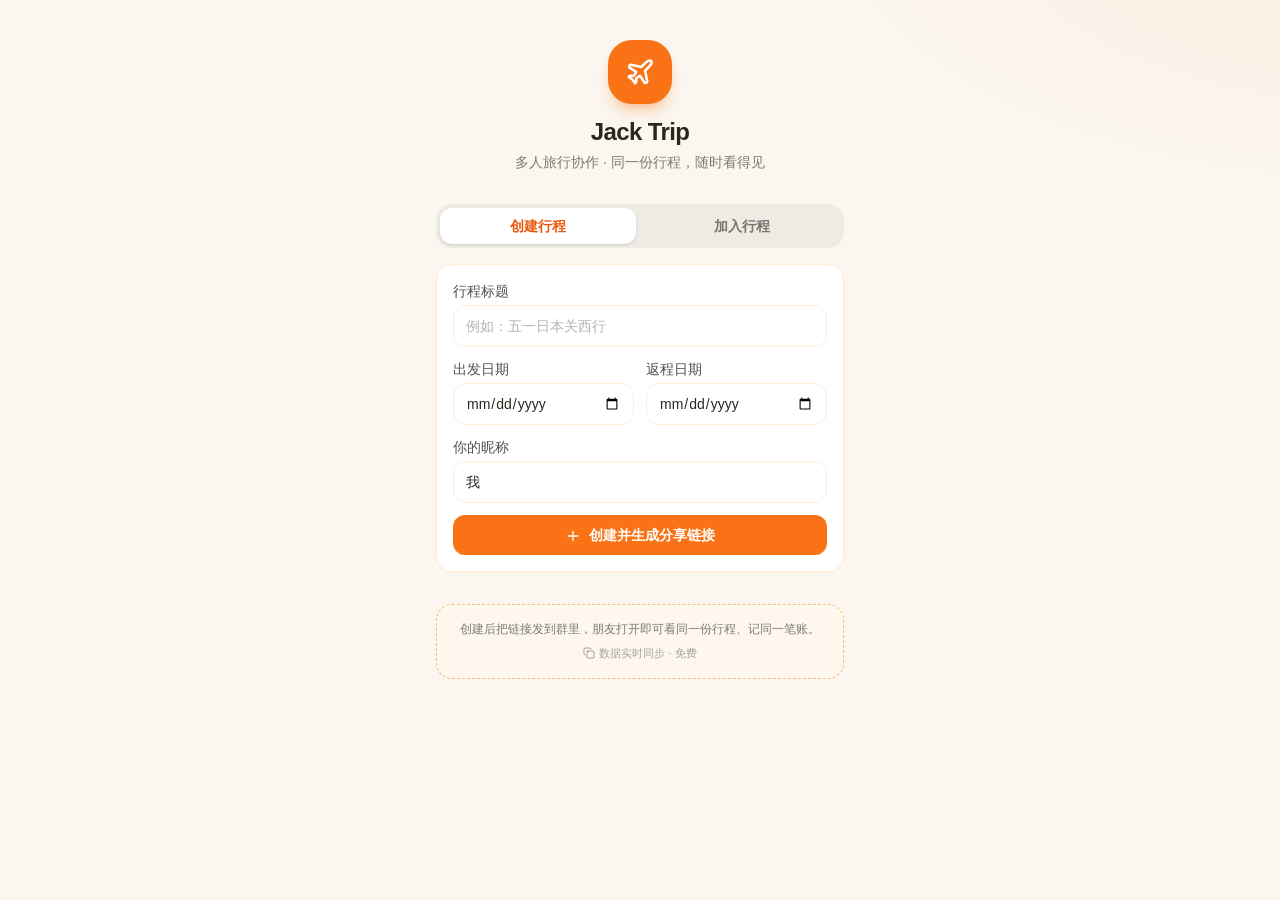
<file: index.html>
<!doctype html>
<html lang="zh-CN">
  <head>
    <meta charset="UTF-8" />
    <link rel="icon" href="data:image/svg+xml,%3Csvg xmlns='http://www.w3.org/2000/svg' viewBox='0 0 100 100'%3E%3Ctext y='.9em' font-size='90'%3E%E2%9C%88%EF%B8%8F%3C/text%3E%3C/svg%3E" />
    <meta name="viewport" content="width=device-width, initial-scale=1.0, viewport-fit=cover" />
    <meta name="theme-color" content="#F97316" />
    <title>Jack Trip · 多人旅行协作</title>
    <script type="module" crossorigin src="/assets/index-C3wE433u.js"></script>
    <link rel="stylesheet" crossorigin href="/assets/index-COjcPN21.css">
  </head>
  <body>
    <div id="root"></div>
  </body>
</html>
</file>
<file: assets/index-COjcPN21.css>
/*! tailwindcss v4.3.3 | MIT License | https://tailwindcss.com */@layer properties{@supports (((-webkit-hyphens:none)) and (not (margin-trim:inline))) or ((-moz-orient:inline) and (not (color:rgb(from red r g b)))){*,:before,:after,::backdrop{--tw-scale-x:1;--tw-scale-y:1;--tw-scale-z:1;--tw-space-y-reverse:0;--tw-border-style:solid;--tw-font-weight:initial;--tw-tracking:initial;--tw-shadow:0 0 #0000;--tw-shadow-color:initial;--tw-shadow-alpha:100%;--tw-inset-shadow:0 0 #0000;--tw-inset-shadow-color:initial;--tw-inset-shadow-alpha:100%;--tw-ring-color:initial;--tw-ring-shadow:0 0 #0000;--tw-inset-ring-color:initial;--tw-inset-ring-shadow:0 0 #0000;--tw-ring-inset:initial;--tw-ring-offset-width:0px;--tw-ring-offset-color:#fff;--tw-ring-offset-shadow:0 0 #0000;--tw-outline-style:solid;--tw-blur:initial;--tw-brightness:initial;--tw-contrast:initial;--tw-grayscale:initial;--tw-hue-rotate:initial;--tw-invert:initial;--tw-opacity:initial;--tw-saturate:initial;--tw-sepia:initial;--tw-drop-shadow:initial;--tw-drop-shadow-color:initial;--tw-drop-shadow-alpha:100%;--tw-drop-shadow-size:initial;--tw-backdrop-blur:initial;--tw-backdrop-brightness:initial;--tw-backdrop-contrast:initial;--tw-backdrop-grayscale:initial;--tw-backdrop-hue-rotate:initial;--tw-backdrop-invert:initial;--tw-backdrop-opacity:initial;--tw-backdrop-saturate:initial;--tw-backdrop-sepia:initial}}}@layer theme{:root,:host{--font-sans:"Inter", -apple-system, BlinkMacSystemFont, "Segoe UI", "PingFang SC", "Hiragino Sans GB", "Microsoft YaHei", "Helvetica Neue", Helvetica, Arial, sans-serif;--font-mono:ui-monospace, SFMono-Regular, Menlo, Monaco, Consolas, "Liberation Mono", "Courier New", monospace;--color-amber-50:oklch(98.7% .022 95.277);--color-amber-100:oklch(96.2% .059 95.617);--color-amber-500:oklch(76.9% .188 70.08);--color-amber-600:oklch(66.6% .179 58.318);--color-amber-700:oklch(55.5% .163 48.998);--color-amber-800:oklch(47.3% .137 46.201);--color-emerald-50:oklch(97.9% .021 166.113);--color-emerald-600:oklch(59.6% .145 163.225);--color-emerald-700:oklch(50.8% .118 165.612);--color-sky-50:oklch(97.7% .013 236.62);--color-sky-700:oklch(50% .134 242.749);--color-violet-50:oklch(96.9% .016 293.756);--color-violet-600:oklch(54.1% .281 293.009);--color-violet-700:oklch(49.1% .27 292.581);--color-rose-50:oklch(96.9% .015 12.422);--color-rose-400:oklch(71.2% .194 13.428);--color-rose-600:oklch(58.6% .253 17.585);--color-rose-700:oklch(51.4% .222 16.935);--color-black:#000;--color-white:#fff;--spacing:.25rem;--container-md:28rem;--container-2xl:42rem;--text-xs:.75rem;--text-xs--line-height:calc(1 / .75);--text-sm:.875rem;--text-sm--line-height:calc(1.25 / .875);--text-lg:1.125rem;--text-lg--line-height:calc(1.75 / 1.125);--text-xl:1.25rem;--text-xl--line-height:calc(1.75 / 1.25);--text-2xl:1.5rem;--text-2xl--line-height:calc(2 / 1.5);--text-4xl:2.25rem;--text-4xl--line-height:calc(2.5 / 2.25);--font-weight-medium:500;--font-weight-semibold:600;--font-weight-bold:700;--font-weight-extrabold:800;--tracking-tight:-.025em;--radius-lg:.5rem;--radius-xl:.75rem;--radius-2xl:1rem;--radius-3xl:1.5rem;--animate-spin:spin 1s linear infinite;--blur-md:12px;--default-transition-duration:.15s;--default-transition-timing-function:cubic-bezier(.4, 0, .2, 1);--default-font-family:var(--font-sans);--default-mono-font-family:var(--font-mono);--color-ink:#2b2620;--color-cream:#fbf7f0;--color-brand-50:#fff7ed;--color-brand-100:#ffedd5;--color-brand-200:#fed7aa;--color-brand-300:#fdba74;--color-brand-400:#fb923c;--color-brand-500:#f97316;--color-brand-600:#ea580c;--color-brand-700:#c2410c}}@layer base{*,:after,:before,::backdrop{box-sizing:border-box;border:0 solid;margin:0;padding:0}::file-selector-button{box-sizing:border-box;border:0 solid;margin:0;padding:0}html,:host{-webkit-text-size-adjust:100%;-moz-tab-size:4;tab-size:4;line-height:1.5;font-family:var(--default-font-family,-apple-system, BlinkMacSystemFont, "Segoe UI", Roboto, "Helvetica Neue", "Noto Sans", Arial, sans-serif, "Apple Color Emoji", "Segoe UI Emoji", "Segoe UI Symbol", "Noto Color Emoji");font-feature-settings:var(--default-font-feature-settings,normal);font-variation-settings:var(--default-font-variation-settings,normal);-webkit-tap-highlight-color:transparent}hr{height:0;color:inherit;border-top-width:1px}abbr:where([title]){-webkit-text-decoration:underline dotted;text-decoration:underline dotted}h1,h2,h3,h4,h5,h6{font-size:inherit;font-weight:inherit}a{color:inherit;-webkit-text-decoration:inherit;text-decoration:inherit}b,strong{font-weight:bolder}code,kbd,samp,pre{font-family:var(--default-mono-font-family,ui-monospace, SFMono-Regular, Menlo, Monaco, Consolas, "Liberation Mono", "Courier New", monospace);font-feature-settings:var(--default-mono-font-feature-settings,normal);font-variation-settings:var(--default-mono-font-variation-settings,normal);font-size:1em}small{font-size:80%}sub,sup{vertical-align:baseline;font-size:75%;line-height:0;position:relative}sub{bottom:-.25em}sup{top:-.5em}table{text-indent:0;border-color:inherit;border-collapse:collapse}:-moz-focusring:where(:not(iframe)){outline:auto}progress{vertical-align:baseline}summary{display:list-item}ol,ul,menu{list-style:none}img,svg,video,canvas,audio,iframe,embed,object{vertical-align:middle;display:block}img,video{max-width:100%;height:auto}button,input,select,optgroup,textarea{font:inherit;font-feature-settings:inherit;font-variation-settings:inherit;letter-spacing:inherit;color:inherit;opacity:1;background-color:#0000;border-radius:0}::file-selector-button{font:inherit;font-feature-settings:inherit;font-variation-settings:inherit;letter-spacing:inherit;color:inherit;opacity:1;background-color:#0000;border-radius:0}:where(select:is([multiple],[size])) optgroup{font-weight:bolder}:where(select:is([multiple],[size])) optgroup option{padding-inline-start:20px}::file-selector-button{margin-inline-end:4px}::placeholder{opacity:1}@supports (not ((-webkit-appearance:-apple-pay-button))) or (contain-intrinsic-size:1px){::placeholder{color:currentColor}@supports (color:color-mix(in lab,red,red)){::placeholder{color:color-mix(in oklab,currentcolor 50%,transparent)}}}textarea{resize:vertical}::-webkit-search-decoration{-webkit-appearance:none}::-webkit-date-and-time-value{min-height:1lh;text-align:inherit}::-webkit-datetime-edit{display:inline-flex}::-webkit-datetime-edit-fields-wrapper{padding:0}::-webkit-datetime-edit{padding-block:0}::-webkit-datetime-edit-year-field{padding-block:0}::-webkit-datetime-edit-month-field{padding-block:0}::-webkit-datetime-edit-day-field{padding-block:0}::-webkit-datetime-edit-hour-field{padding-block:0}::-webkit-datetime-edit-minute-field{padding-block:0}::-webkit-datetime-edit-second-field{padding-block:0}::-webkit-datetime-edit-millisecond-field{padding-block:0}::-webkit-datetime-edit-meridiem-field{padding-block:0}::-webkit-calendar-picker-indicator{line-height:1}:-moz-ui-invalid{box-shadow:none}button,input:where([type=button],[type=reset],[type=submit]){-webkit-appearance:button;-moz-appearance:button;appearance:button}::file-selector-button{-webkit-appearance:button;-moz-appearance:button;appearance:button}::-webkit-inner-spin-button{height:auto}::-webkit-outer-spin-button{height:auto}[hidden]:where(:not([hidden=until-found])){display:none!important}}@layer components;@layer utilities{.absolute{position:absolute}.fixed{position:fixed}.relative{position:relative}.sticky{position:sticky}.inset-0{top:0;right:0;bottom:0;left:0}.inset-x-0{inset-inline:0}.top-0{top:0}.top-2{top:calc(var(--spacing) * 2)}.top-4{top:calc(var(--spacing) * 4)}.right-4{right:calc(var(--spacing) * 4)}.bottom-0{bottom:0}.bottom-2{bottom:calc(var(--spacing) * 2)}.bottom-20{bottom:calc(var(--spacing) * 20)}.-left-\[14px\]{left:-14px}.left-\[7px\]{left:7px}.z-10{z-index:10}.z-20{z-index:20}.z-30{z-index:30}.z-40{z-index:40}.z-50{z-index:50}.mx-auto{margin-inline:auto}.mt-0\.5{margin-top:calc(var(--spacing) * .5)}.mt-1{margin-top:var(--spacing)}.mt-2{margin-top:calc(var(--spacing) * 2)}.mt-3{margin-top:calc(var(--spacing) * 3)}.mt-8{margin-top:calc(var(--spacing) * 8)}.mr-1{margin-right:var(--spacing)}.mb-1{margin-bottom:var(--spacing)}.mb-2{margin-bottom:calc(var(--spacing) * 2)}.mb-3{margin-bottom:calc(var(--spacing) * 3)}.mb-4{margin-bottom:calc(var(--spacing) * 4)}.mb-5{margin-bottom:calc(var(--spacing) * 5)}.mb-6{margin-bottom:calc(var(--spacing) * 6)}.mb-8{margin-bottom:calc(var(--spacing) * 8)}.ml-auto{margin-left:auto}.block{display:block}.flex{display:flex}.grid{display:grid}.hidden{display:none}.inline{display:inline}.inline-flex{display:inline-flex}.table{display:table}.h-2{height:calc(var(--spacing) * 2)}.h-3{height:calc(var(--spacing) * 3)}.h-5{height:calc(var(--spacing) * 5)}.h-6{height:calc(var(--spacing) * 6)}.h-8{height:calc(var(--spacing) * 8)}.h-9{height:calc(var(--spacing) * 9)}.h-14{height:calc(var(--spacing) * 14)}.h-16{height:calc(var(--spacing) * 16)}.h-full{height:100%}.max-h-\[90vh\]{max-height:90vh}.min-h-screen{min-height:100vh}.\!w-24{width:calc(var(--spacing) * 24)!important}.w-3{width:calc(var(--spacing) * 3)}.w-5{width:calc(var(--spacing) * 5)}.w-6{width:calc(var(--spacing) * 6)}.w-8{width:calc(var(--spacing) * 8)}.w-9{width:calc(var(--spacing) * 9)}.w-14{width:calc(var(--spacing) * 14)}.w-16{width:calc(var(--spacing) * 16)}.w-full{width:100%}.w-px{width:1px}.max-w-2xl{max-width:var(--container-2xl)}.max-w-md{max-width:var(--container-md)}.min-w-0{min-width:0}.flex-1{flex:1}.shrink-0{flex-shrink:0}.scale-110{--tw-scale-x:110%;--tw-scale-y:110%;--tw-scale-z:110%;scale:var(--tw-scale-x) var(--tw-scale-y)}.animate-spin{animation:var(--animate-spin)}.cursor-pointer{cursor:pointer}.grid-cols-2{grid-template-columns:repeat(2,minmax(0,1fr))}.flex-col{flex-direction:column}.flex-wrap{flex-wrap:wrap}.items-center{align-items:center}.items-end{align-items:flex-end}.items-start{align-items:flex-start}.items-stretch{align-items:stretch}.justify-around{justify-content:space-around}.justify-between{justify-content:space-between}.justify-center{justify-content:center}.gap-0\.5{gap:calc(var(--spacing) * .5)}.gap-1{gap:var(--spacing)}.gap-1\.5{gap:calc(var(--spacing) * 1.5)}.gap-2{gap:calc(var(--spacing) * 2)}.gap-3{gap:calc(var(--spacing) * 3)}:where(.space-y-2>:not(:last-child)){--tw-space-y-reverse:0;margin-block-start:calc(calc(var(--spacing) * 2) * var(--tw-space-y-reverse));margin-block-end:calc(calc(var(--spacing) * 2) * calc(1 - var(--tw-space-y-reverse)))}:where(.space-y-6>:not(:last-child)){--tw-space-y-reverse:0;margin-block-start:calc(calc(var(--spacing) * 6) * var(--tw-space-y-reverse));margin-block-end:calc(calc(var(--spacing) * 6) * calc(1 - var(--tw-space-y-reverse)))}.truncate{text-overflow:ellipsis;white-space:nowrap;overflow:hidden}.overflow-hidden{overflow:hidden}.overflow-y-auto{overflow-y:auto}.rounded{border-radius:.25rem}.rounded-2xl{border-radius:var(--radius-2xl)}.rounded-3xl{border-radius:var(--radius-3xl)}.rounded-full{border-radius:3.40282e38px}.rounded-lg{border-radius:var(--radius-lg)}.rounded-xl{border-radius:var(--radius-xl)}.rounded-t-3xl{border-top-left-radius:var(--radius-3xl);border-top-right-radius:var(--radius-3xl)}.border{border-style:var(--tw-border-style);border-width:1px}.border-2{border-style:var(--tw-border-style);border-width:2px}.border-t{border-top-style:var(--tw-border-style);border-top-width:1px}.border-b{border-bottom-style:var(--tw-border-style);border-bottom-width:1px}.border-dashed{--tw-border-style:dashed;border-style:dashed}.border-brand-100{border-color:var(--color-brand-100)}.border-brand-300{border-color:var(--color-brand-300)}.border-brand-500{border-color:var(--color-brand-500)}.border-ink\/20{border-color:#2b262033}@supports (color:color-mix(in lab,red,red)){.border-ink\/20{border-color:color-mix(in oklab,var(--color-ink) 20%,transparent)}}.border-white{border-color:var(--color-white)}.bg-amber-50{background-color:var(--color-amber-50)}.bg-amber-100{background-color:var(--color-amber-100)}.bg-black\/5{background-color:#0000000d}@supports (color:color-mix(in lab,red,red)){.bg-black\/5{background-color:color-mix(in oklab,var(--color-black) 5%,transparent)}}.bg-brand-50{background-color:var(--color-brand-50)}.bg-brand-50\/60{background-color:#fff7ed99}@supports (color:color-mix(in lab,red,red)){.bg-brand-50\/60{background-color:color-mix(in oklab,var(--color-brand-50) 60%,transparent)}}.bg-brand-100{background-color:var(--color-brand-100)}.bg-brand-200{background-color:var(--color-brand-200)}.bg-brand-500{background-color:var(--color-brand-500)}.bg-cream{background-color:var(--color-cream)}.bg-cream\/90{background-color:#fbf7f0e6}@supports (color:color-mix(in lab,red,red)){.bg-cream\/90{background-color:color-mix(in oklab,var(--color-cream) 90%,transparent)}}.bg-cream\/95{background-color:#fbf7f0f2}@supports (color:color-mix(in lab,red,red)){.bg-cream\/95{background-color:color-mix(in oklab,var(--color-cream) 95%,transparent)}}.bg-emerald-50{background-color:var(--color-emerald-50)}.bg-ink\/40{background-color:#2b262066}@supports (color:color-mix(in lab,red,red)){.bg-ink\/40{background-color:color-mix(in oklab,var(--color-ink) 40%,transparent)}}.bg-rose-50{background-color:var(--color-rose-50)}.bg-sky-50{background-color:var(--color-sky-50)}.bg-violet-50{background-color:var(--color-violet-50)}.bg-white{background-color:var(--color-white)}.\!p-3{padding:calc(var(--spacing) * 3)!important}.\!p-3\.5{padding:calc(var(--spacing) * 3.5)!important}.p-1{padding:var(--spacing)}.p-1\.5{padding:calc(var(--spacing) * 1.5)}.p-3{padding:calc(var(--spacing) * 3)}.p-3\.5{padding:calc(var(--spacing) * 3.5)}.p-4{padding:calc(var(--spacing) * 4)}.p-5{padding:calc(var(--spacing) * 5)}.px-1\.5{padding-inline:calc(var(--spacing) * 1.5)}.px-2{padding-inline:calc(var(--spacing) * 2)}.px-2\.5{padding-inline:calc(var(--spacing) * 2.5)}.px-3{padding-inline:calc(var(--spacing) * 3)}.px-4{padding-inline:calc(var(--spacing) * 4)}.px-5{padding-inline:calc(var(--spacing) * 5)}.px-8{padding-inline:calc(var(--spacing) * 8)}.\!py-1\.5{padding-block:calc(var(--spacing) * 1.5)!important}.\!py-2{padding-block:calc(var(--spacing) * 2)!important}.py-0\.5{padding-block:calc(var(--spacing) * .5)}.py-1{padding-block:var(--spacing)}.py-1\.5{padding-block:calc(var(--spacing) * 1.5)}.py-2{padding-block:calc(var(--spacing) * 2)}.py-2\.5{padding-block:calc(var(--spacing) * 2.5)}.py-3{padding-block:calc(var(--spacing) * 3)}.py-10{padding-block:calc(var(--spacing) * 10)}.py-14{padding-block:calc(var(--spacing) * 14)}.pt-1\.5{padding-top:calc(var(--spacing) * 1.5)}.pt-4{padding-top:calc(var(--spacing) * 4)}.pr-2{padding-right:calc(var(--spacing) * 2)}.pr-3{padding-right:calc(var(--spacing) * 3)}.pb-28{padding-bottom:calc(var(--spacing) * 28)}.pl-0\.5{padding-left:calc(var(--spacing) * .5)}.pl-5{padding-left:calc(var(--spacing) * 5)}.text-center{text-align:center}.text-left{text-align:left}.text-right{text-align:right}.text-2xl{font-size:var(--text-2xl);line-height:var(--tw-leading,var(--text-2xl--line-height))}.text-4xl{font-size:var(--text-4xl);line-height:var(--tw-leading,var(--text-4xl--line-height))}.text-lg{font-size:var(--text-lg);line-height:var(--tw-leading,var(--text-lg--line-height))}.text-sm{font-size:var(--text-sm);line-height:var(--tw-leading,var(--text-sm--line-height))}.text-xl{font-size:var(--text-xl);line-height:var(--tw-leading,var(--text-xl--line-height))}.text-xs{font-size:var(--text-xs);line-height:var(--tw-leading,var(--text-xs--line-height))}.text-\[10px\]{font-size:10px}.text-\[11px\]{font-size:11px}.text-\[15px\]{font-size:15px}.font-bold{--tw-font-weight:var(--font-weight-bold);font-weight:var(--font-weight-bold)}.font-extrabold{--tw-font-weight:var(--font-weight-extrabold);font-weight:var(--font-weight-extrabold)}.font-medium{--tw-font-weight:var(--font-weight-medium);font-weight:var(--font-weight-medium)}.font-semibold{--tw-font-weight:var(--font-weight-semibold);font-weight:var(--font-weight-semibold)}.tracking-tight{--tw-tracking:var(--tracking-tight);letter-spacing:var(--tracking-tight)}.text-amber-500{color:var(--color-amber-500)}.text-amber-600{color:var(--color-amber-600)}.text-amber-700{color:var(--color-amber-700)}.text-amber-800{color:var(--color-amber-800)}.text-brand-500{color:var(--color-brand-500)}.text-brand-600{color:var(--color-brand-600)}.text-brand-700{color:var(--color-brand-700)}.text-emerald-600{color:var(--color-emerald-600)}.text-emerald-700{color:var(--color-emerald-700)}.text-ink{color:var(--color-ink)}.text-ink\/30{color:#2b26204d}@supports (color:color-mix(in lab,red,red)){.text-ink\/30{color:color-mix(in oklab,var(--color-ink) 30%,transparent)}}.text-ink\/40{color:#2b262066}@supports (color:color-mix(in lab,red,red)){.text-ink\/40{color:color-mix(in oklab,var(--color-ink) 40%,transparent)}}.text-ink\/45{color:#2b262073}@supports (color:color-mix(in lab,red,red)){.text-ink\/45{color:color-mix(in oklab,var(--color-ink) 45%,transparent)}}.text-ink\/50{color:#2b262080}@supports (color:color-mix(in lab,red,red)){.text-ink\/50{color:color-mix(in oklab,var(--color-ink) 50%,transparent)}}.text-ink\/55{color:#2b26208c}@supports (color:color-mix(in lab,red,red)){.text-ink\/55{color:color-mix(in oklab,var(--color-ink) 55%,transparent)}}.text-ink\/60{color:#2b262099}@supports (color:color-mix(in lab,red,red)){.text-ink\/60{color:color-mix(in oklab,var(--color-ink) 60%,transparent)}}.text-ink\/65{color:#2b2620a6}@supports (color:color-mix(in lab,red,red)){.text-ink\/65{color:color-mix(in oklab,var(--color-ink) 65%,transparent)}}.text-ink\/70{color:#2b2620b3}@supports (color:color-mix(in lab,red,red)){.text-ink\/70{color:color-mix(in oklab,var(--color-ink) 70%,transparent)}}.text-ink\/80{color:#2b2620cc}@supports (color:color-mix(in lab,red,red)){.text-ink\/80{color:color-mix(in oklab,var(--color-ink) 80%,transparent)}}.text-rose-400{color:var(--color-rose-400)}.text-rose-600{color:var(--color-rose-600)}.text-rose-700{color:var(--color-rose-700)}.text-sky-700{color:var(--color-sky-700)}.text-violet-600{color:var(--color-violet-600)}.text-violet-700{color:var(--color-violet-700)}.text-white{color:var(--color-white)}.uppercase{text-transform:uppercase}.line-through{text-decoration-line:line-through}.opacity-60{opacity:.6}.shadow{--tw-shadow:0 1px 3px 0 var(--tw-shadow-color,#0000001a), 0 1px 2px -1px var(--tw-shadow-color,#0000001a);box-shadow:var(--tw-inset-shadow),var(--tw-inset-ring-shadow),var(--tw-ring-offset-shadow),var(--tw-ring-shadow),var(--tw-shadow)}.shadow-2xl{--tw-shadow:0 25px 50px -12px var(--tw-shadow-color,#00000040);box-shadow:var(--tw-inset-shadow),var(--tw-inset-ring-shadow),var(--tw-ring-offset-shadow),var(--tw-ring-shadow),var(--tw-shadow)}.shadow-lg{--tw-shadow:0 10px 15px -3px var(--tw-shadow-color,#0000001a), 0 4px 6px -4px var(--tw-shadow-color,#0000001a);box-shadow:var(--tw-inset-shadow),var(--tw-inset-ring-shadow),var(--tw-ring-offset-shadow),var(--tw-ring-shadow),var(--tw-shadow)}.shadow-sm{--tw-shadow:0 1px 3px 0 var(--tw-shadow-color,#0000001a), 0 1px 2px -1px var(--tw-shadow-color,#0000001a);box-shadow:var(--tw-inset-shadow),var(--tw-inset-ring-shadow),var(--tw-ring-offset-shadow),var(--tw-ring-shadow),var(--tw-shadow)}.ring-2{--tw-ring-shadow:var(--tw-ring-inset,) 0 0 0 calc(2px + var(--tw-ring-offset-width)) var(--tw-ring-color,currentcolor);box-shadow:var(--tw-inset-shadow),var(--tw-inset-ring-shadow),var(--tw-ring-offset-shadow),var(--tw-ring-shadow),var(--tw-shadow)}.shadow-brand-500\/10{--tw-shadow-color:#f973161a}@supports (color:color-mix(in lab,red,red)){.shadow-brand-500\/10{--tw-shadow-color:color-mix(in oklab, color-mix(in oklab, var(--color-brand-500) 10%, transparent) var(--tw-shadow-alpha), transparent)}}.shadow-brand-500\/30{--tw-shadow-color:#f973164d}@supports (color:color-mix(in lab,red,red)){.shadow-brand-500\/30{--tw-shadow-color:color-mix(in oklab, color-mix(in oklab, var(--color-brand-500) 30%, transparent) var(--tw-shadow-alpha), transparent)}}.shadow-brand-500\/\[0\.04\]{--tw-shadow-color:#f973160a}@supports (color:color-mix(in lab,red,red)){.shadow-brand-500\/\[0\.04\]{--tw-shadow-color:color-mix(in oklab, color-mix(in oklab, var(--color-brand-500) 4%, transparent) var(--tw-shadow-alpha), transparent)}}.ring-white{--tw-ring-color:var(--color-white)}.outline{outline-style:var(--tw-outline-style);outline-width:1px}.filter{filter:var(--tw-blur,) var(--tw-brightness,) var(--tw-contrast,) var(--tw-grayscale,) var(--tw-hue-rotate,) var(--tw-invert,) var(--tw-saturate,) var(--tw-sepia,) var(--tw-drop-shadow,)}.backdrop-blur-md{--tw-backdrop-blur:blur(var(--blur-md));-webkit-backdrop-filter:var(--tw-backdrop-blur,) var(--tw-backdrop-brightness,) var(--tw-backdrop-contrast,) var(--tw-backdrop-grayscale,) var(--tw-backdrop-hue-rotate,) var(--tw-backdrop-invert,) var(--tw-backdrop-opacity,) var(--tw-backdrop-saturate,) var(--tw-backdrop-sepia,);backdrop-filter:var(--tw-backdrop-blur,) var(--tw-backdrop-brightness,) var(--tw-backdrop-contrast,) var(--tw-backdrop-grayscale,) var(--tw-backdrop-hue-rotate,) var(--tw-backdrop-invert,) var(--tw-backdrop-opacity,) var(--tw-backdrop-saturate,) var(--tw-backdrop-sepia,)}.transition{transition-property:color,background-color,border-color,outline-color,text-decoration-color,fill,stroke,--tw-gradient-from,--tw-gradient-via,--tw-gradient-to,opacity,box-shadow,transform,translate,scale,rotate,filter,-webkit-backdrop-filter,backdrop-filter,display,content-visibility,overlay,pointer-events;transition-timing-function:var(--tw-ease,var(--default-transition-timing-function));transition-duration:var(--tw-duration,var(--default-transition-duration))}.transition-all{transition-property:all;transition-timing-function:var(--tw-ease,var(--default-transition-timing-function));transition-duration:var(--tw-duration,var(--default-transition-duration))}.outline-none{--tw-outline-style:none;outline-style:none}.placeholder\:text-ink\/35::placeholder{color:#2b262059}@supports (color:color-mix(in lab,red,red)){.placeholder\:text-ink\/35::placeholder{color:color-mix(in oklab,var(--color-ink) 35%,transparent)}}@media(hover:hover){.hover\:bg-black\/5:hover{background-color:#0000000d}@supports (color:color-mix(in lab,red,red)){.hover\:bg-black\/5:hover{background-color:color-mix(in oklab,var(--color-black) 5%,transparent)}}.hover\:bg-black\/10:hover{background-color:#0000001a}@supports (color:color-mix(in lab,red,red)){.hover\:bg-black\/10:hover{background-color:color-mix(in oklab,var(--color-black) 10%,transparent)}}.hover\:bg-brand-600:hover{background-color:var(--color-brand-600)}.hover\:bg-rose-50:hover{background-color:var(--color-rose-50)}.hover\:text-ink:hover{color:var(--color-ink)}.hover\:text-ink\/70:hover{color:#2b2620b3}@supports (color:color-mix(in lab,red,red)){.hover\:text-ink\/70:hover{color:color-mix(in oklab,var(--color-ink) 70%,transparent)}}}.focus\:border-brand-400:focus{border-color:var(--color-brand-400)}.focus\:ring-2:focus{--tw-ring-shadow:var(--tw-ring-inset,) 0 0 0 calc(2px + var(--tw-ring-offset-width)) var(--tw-ring-color,currentcolor);box-shadow:var(--tw-inset-shadow),var(--tw-inset-ring-shadow),var(--tw-ring-offset-shadow),var(--tw-ring-shadow),var(--tw-shadow)}.focus\:ring-brand-100:focus{--tw-ring-color:var(--color-brand-100)}.active\:scale-95:active{--tw-scale-x:95%;--tw-scale-y:95%;--tw-scale-z:95%;scale:var(--tw-scale-x) var(--tw-scale-y)}.active\:scale-\[0\.98\]:active{scale:.98}.active\:scale-\[0\.99\]:active{scale:.99}.disabled\:opacity-50:disabled{opacity:.5}@media(min-width:40rem){.sm\:max-w-md{max-width:var(--container-md)}.sm\:items-center{align-items:center}.sm\:rounded-3xl{border-radius:var(--radius-3xl)}}}*{-webkit-tap-highlight-color:transparent}html,body,#root{height:100%}body{font-family:var(--font-sans);-webkit-font-smoothing:antialiased;text-rendering:optimizelegibility;color:#2b2620;background:#fbf7f0 radial-gradient(1100px 520px at 110% -10%,#f9731614,#0000 60%);margin:0}.pb-safe{padding-bottom:calc(env(safe-area-inset-bottom) + .5rem)}.scroll-thin{scrollbar-width:thin;scrollbar-color:#b4967866 transparent}.scroll-thin::-webkit-scrollbar{width:6px;height:6px}.scroll-thin::-webkit-scrollbar-thumb{background:#b4967866;border-radius:9999px}@keyframes pop-in{0%{opacity:0;transform:translateY(8px)scale(.98)}to{opacity:1;transform:translateY(0)scale(1)}}.animate-pop{animation:.22s ease-out both pop-in}@keyframes slide-up{0%{transform:translateY(100%)}to{transform:translateY(0)}}.animate-slide-up{animation:.26s cubic-bezier(.22,1,.36,1) both slide-up}@keyframes fade-in{0%{opacity:0}to{opacity:1}}.animate-fade{animation:.2s both fade-in}input[type=number]::-webkit-outer-spin-button{-webkit-appearance:none;margin:0}input[type=number]::-webkit-inner-spin-button{-webkit-appearance:none;margin:0}input[type=number]{-moz-appearance:textfield}@property --tw-scale-x{syntax:"*";inherits:false;initial-value:1}@property --tw-scale-y{syntax:"*";inherits:false;initial-value:1}@property --tw-scale-z{syntax:"*";inherits:false;initial-value:1}@property --tw-space-y-reverse{syntax:"*";inherits:false;initial-value:0}@property --tw-border-style{syntax:"*";inherits:false;initial-value:solid}@property --tw-font-weight{syntax:"*";inherits:false}@property --tw-tracking{syntax:"*";inherits:false}@property --tw-shadow{syntax:"*";inherits:false;initial-value:0 0 #0000}@property --tw-shadow-color{syntax:"*";inherits:false}@property --tw-shadow-alpha{syntax:"<percentage>";inherits:false;initial-value:100%}@property --tw-inset-shadow{syntax:"*";inherits:false;initial-value:0 0 #0000}@property --tw-inset-shadow-color{syntax:"*";inherits:false}@property --tw-inset-shadow-alpha{syntax:"<percentage>";inherits:false;initial-value:100%}@property --tw-ring-color{syntax:"*";inherits:false}@property --tw-ring-shadow{syntax:"*";inherits:false;initial-value:0 0 #0000}@property --tw-inset-ring-color{syntax:"*";inherits:false}@property --tw-inset-ring-shadow{syntax:"*";inherits:false;initial-value:0 0 #0000}@property --tw-ring-inset{syntax:"*";inherits:false}@property --tw-ring-offset-width{syntax:"<length>";inherits:false;initial-value:0}@property --tw-ring-offset-color{syntax:"*";inherits:false;initial-value:#fff}@property --tw-ring-offset-shadow{syntax:"*";inherits:false;initial-value:0 0 #0000}@property --tw-outline-style{syntax:"*";inherits:false;initial-value:solid}@property --tw-blur{syntax:"*";inherits:false}@property --tw-brightness{syntax:"*";inherits:false}@property --tw-contrast{syntax:"*";inherits:false}@property --tw-grayscale{syntax:"*";inherits:false}@property --tw-hue-rotate{syntax:"*";inherits:false}@property --tw-invert{syntax:"*";inherits:false}@property --tw-opacity{syntax:"*";inherits:false}@property --tw-saturate{syntax:"*";inherits:false}@property --tw-sepia{syntax:"*";inherits:false}@property --tw-drop-shadow{syntax:"*";inherits:false}@property --tw-drop-shadow-color{syntax:"*";inherits:false}@property --tw-drop-shadow-alpha{syntax:"<percentage>";inherits:false;initial-value:100%}@property --tw-drop-shadow-size{syntax:"*";inherits:false}@property --tw-backdrop-blur{syntax:"*";inherits:false}@property --tw-backdrop-brightness{syntax:"*";inherits:false}@property --tw-backdrop-contrast{syntax:"*";inherits:false}@property --tw-backdrop-grayscale{syntax:"*";inherits:false}@property --tw-backdrop-hue-rotate{syntax:"*";inherits:false}@property --tw-backdrop-invert{syntax:"*";inherits:false}@property --tw-backdrop-opacity{syntax:"*";inherits:false}@property --tw-backdrop-saturate{syntax:"*";inherits:false}@property --tw-backdrop-sepia{syntax:"*";inherits:false}@keyframes spin{to{transform:rotate(360deg)}}
</file>
